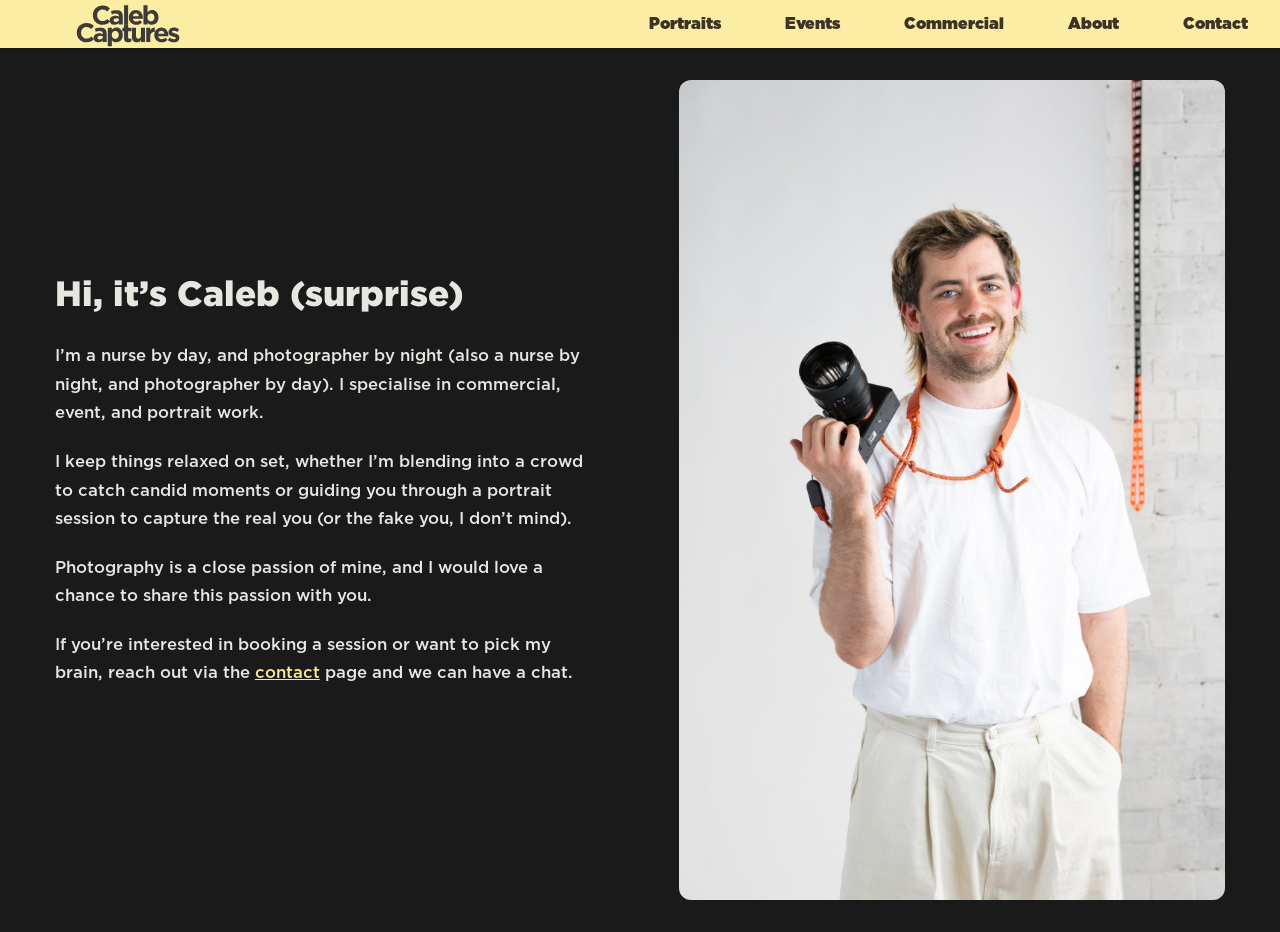
<file: about/index.html>
<!DOCTYPE html>

<html lang="en-AU">

<head>
    <meta charset="UTF-8">
    <meta name="viewport" content="width=device-width, initial-scale=1.0">
    <title>Caleb Captures - Home</title>
    <link rel="icon" type="image/x-icon" href="/images/favicon.svg">

     <!-- Open Graph Meta Tags for Social Media Preview -->
     <meta property="og:title" content="Caleb Captures - About">
     <meta property="og:description" content="Learn more about Caleb, a nurse by day and photographer by night based in Brisbane, Australia.">
     <meta property="og:type" content="website">
     <meta property="og:url" content="https://calebcaptures.au/about/">
      <meta property="og:image" content="https://calebcaptures.au/images/navigation/caleb-captures-logo.svg">
     <meta property="og:image:width" content="1200">
     <meta property="og:image:height" content="630">
     <meta property="og:site_name" content="Caleb Captures">

    <link rel="stylesheet" type="text/css" href="../css/styles.css">
    <link rel="stylesheet" type="text/css" href="../css/about.css">

    <link rel="preload" href="../images/about/caleb.jpg" as="image">
</head>

<body>
    <nav id="navigation-bar" role="navigation">
    <div id="navigation-bar-outer">
        <div id="mobile-navigation-bar">
            <a id="home-button" href="../">
                <img src="../images/navigation/caleb-captures-logo.svg" class="home-image" alt="Home Button">
            </a>

            <button id="mobile-menu-item-button" onclick="toggleNavigationMenu()">
                <img id="menu-button" src="../images/navigation/menu.svg" alt="Menu Button"/>
            </button>
        </div>

        <div id="navigation-bar-content">
            <ul class="navigation-list">
                <li><a href="../portraits/">portraits</a></li>
                <li><a href="../events/">events</a></li>
                <li><a href="../commercial/">commercial</a></li>

                <li><a href="">about</a></li>
                <li><a href="../contact/">contact</a></li>
            </ul>
        </div>
    </div>
</nav>

    <section id="hero">
        <div class="about-text">
            <h2 id="about-heading">Hi, it’s Caleb (surprise)</h2>
            <p>I’m a nurse by day, and photographer by night (also a nurse by night, and photographer by day). I specialise in commercial, event, and portrait work.</p>
            <p>I keep things relaxed on set, whether I’m blending into a crowd to catch candid moments or guiding you through a portrait session to capture the real you (or the fake you, I don’t mind).</p>
            <p>Photography is a close passion of mine, and I would love a chance to share this passion with you.</p>
            <p>If you’re interested in booking a session or want to pick my brain, reach out via the <a href="../contact/">contact</a> page and we can have a chat.</p>
        </div>

        <div class="about-photo">
            <img src="../images/about/caleb.jpg" alt="Caleb, holding his camera">
        </div>
    </section>

    <script src="../navigation.js"></script>
</body>

</html>
</file>
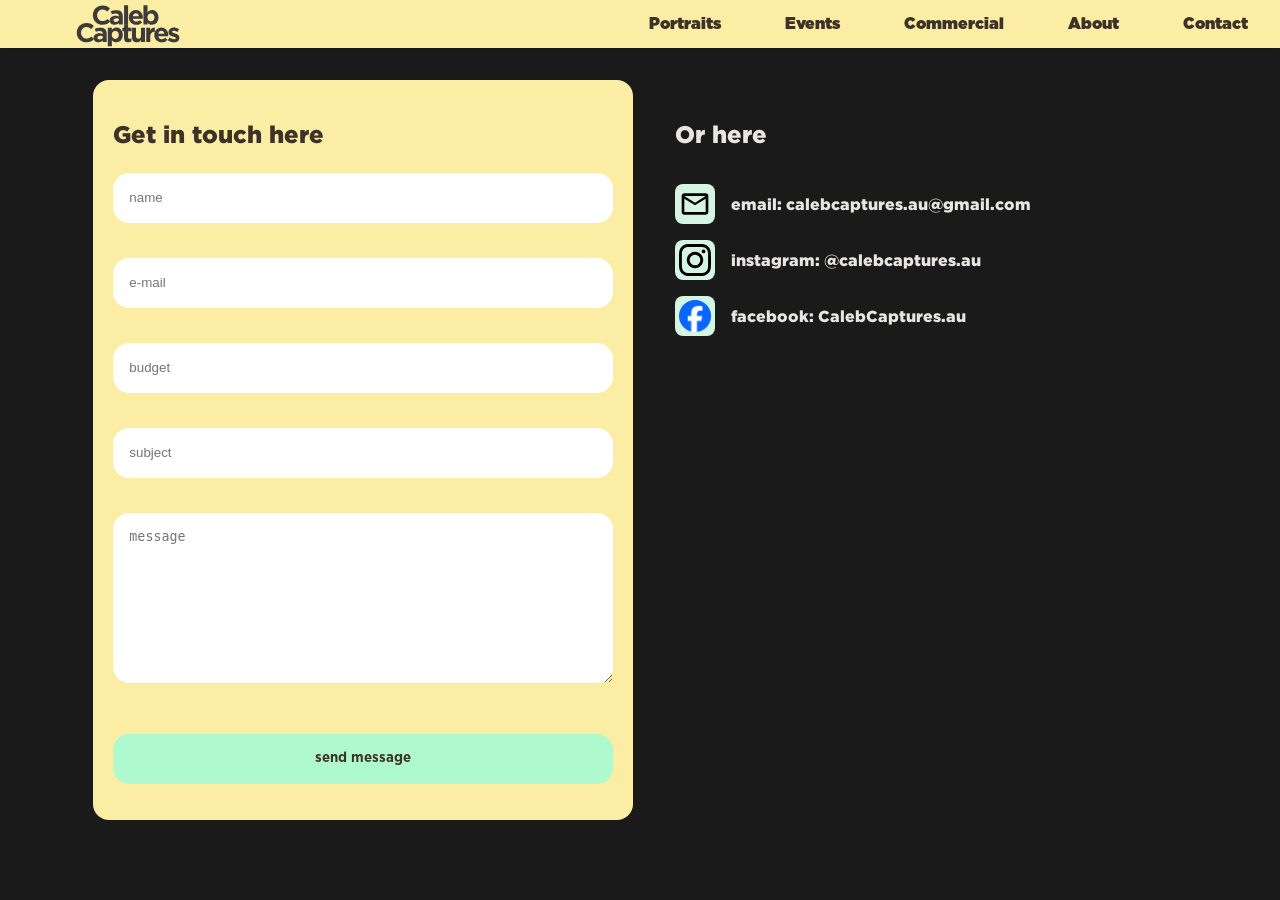
<file: contact/index.html>
<!DOCTYPE html>

<html lang="en-AU">

    <head>
        <meta charset="UTF-8">
        <meta name="viewport" content="width=device-width, initial-scale=1.0">
        <title>Caleb Captures - Contact</title>
        <link rel="icon" type="image/x-icon" href="/images/favicon.svg">

         <!-- Open Graph Meta Tags for Social Media Preview -->
         <meta property="og:title" content="Caleb Captures - Contact">
         <meta property="og:description" content="Get in touch with Caleb for your photography needs in Brisbane, Australia.">
         <meta property="og:type" content="website">
         <meta property="og:url" content="https://calebcaptures.au/contact/">
        <meta property="og:image" content="https://calebcaptures.au/images/navigation/caleb-captures-logo.svg">
         <meta property="og:image:width" content="1200">
         <meta property="og:image:height" content="630">
         <meta property="og:site_name" content="Caleb Captures">

        <link rel="stylesheet" type="text/css" href="../css/styles.css">
        <link rel="stylesheet" type="text/css" href="../css/contact.css">
    </head>

    <body>
               <nav id="navigation-bar" role="navigation">
    <div id="navigation-bar-outer">
        <div id="mobile-navigation-bar">
            <a id="home-button" href="../">
                <img src="../images/navigation/caleb-captures-logo.svg" class="home-image" alt="Home Button">
            </a>

            <button id="mobile-menu-item-button" onclick="toggleNavigationMenu()">
                <img id="menu-button" src="../images/navigation/menu.svg" alt="Menu Button"/>
            </button>
        </div>

        <div id="navigation-bar-content">
            <ul class="navigation-list">
                <li><a href="../portraits/">portraits</a></li>
                <li><a href="../events/">events</a></li>
                <li><a href="../commercial/">commercial</a></li>

                <li><a href="../about/">about</a></li>
                <li><a href="">contact</a></li>
            </ul>
        </div>
    </div>
</nav>

        <section>
            <div class="contact-content">
                <div class="contact-form">
                    <h2 class="text-on-background-primary">Get in touch here</h2>

                    <form id="contact-form">
                        <input type="checkbox" name="botcheck" class="hidden" style="display: none;" tabindex="-1" autocomplete="off">

                        <div id="name-error" class="error-message hide">name is required</div>

                        <label>
                            <input type="text" name="name" placeholder="name"/>
                        </label>

                        <div id="email-error" class="error-message hide">e-mail is required</div>

                        <label>
                            <input type="text" name="email" placeholder="e-mail"/>
                        </label>

                        <label>
                            <input type="text" name="budget" placeholder="budget"/>
                        </label>

                        <div id="subject-error" class="error-message hide">subject is required</div>

                        <label>
                            <input type="text" name="subject" placeholder="subject"/>
                        </label>

                        <div id="message-error" class="error-message hide">message is required</div>

                        <label>
                            <textarea name="message" placeholder="message" rows="6"></textarea>
                        </label>

                        <button id="send-message">send message</button>
                    </form>

                    <h3 id="contact-form-submission-message" class="hide">thanks! message received</h3>

                </div>

                <div class="contact-information-container">
                    <h2>Or here</h2>

                    <div class="contact-information-section">
                        <div class="contact-information-image-container">
                            <img class="contact-information-image" src="../images/contact/mail.svg" alt="Email Icon">
                        </div>

                        <div>
                            <p class="contact-information-label">email: calebcaptures.au@gmail.com</p>
                        </div>
                    </div>

                    <a href="https://www.instagram.com/calebcaptures.au/" target="_blank">
                        <div class="contact-information-section">
                            <div class="contact-information-image-container">
                                <img class="contact-information-image" src="../images/contact/Instagram_Glyph_Black.svg" alt="Instagram Logo Icon">
                            </div>

                            <div>
                                <p class="contact-information-label">instagram: @calebcaptures.au</p>
                            </div>
                    </div>
                    </a>

                    <a href="https://www.facebook.com/CalebCaptures.au/" target="_blank">
                        <div class="contact-information-section">
                            <div class="contact-information-image-container">
                                <img class="contact-information-image" src="../images/contact/Facebook_Logo_Primary.png" alt="Facebook Logo Icon">
                            </div>

                            <div>
                                <p class="contact-information-label">facebook: CalebCaptures.au</p>
                            </div>
                        </div>
                    </a>
                </div>
            </div>
        </section>

        <script src="https://web3forms.com/client/script.js" async defer></script>
        <script src="contact.js"></script>

        <script src="../navigation.js"></script>
    </body>
</html>
</file>
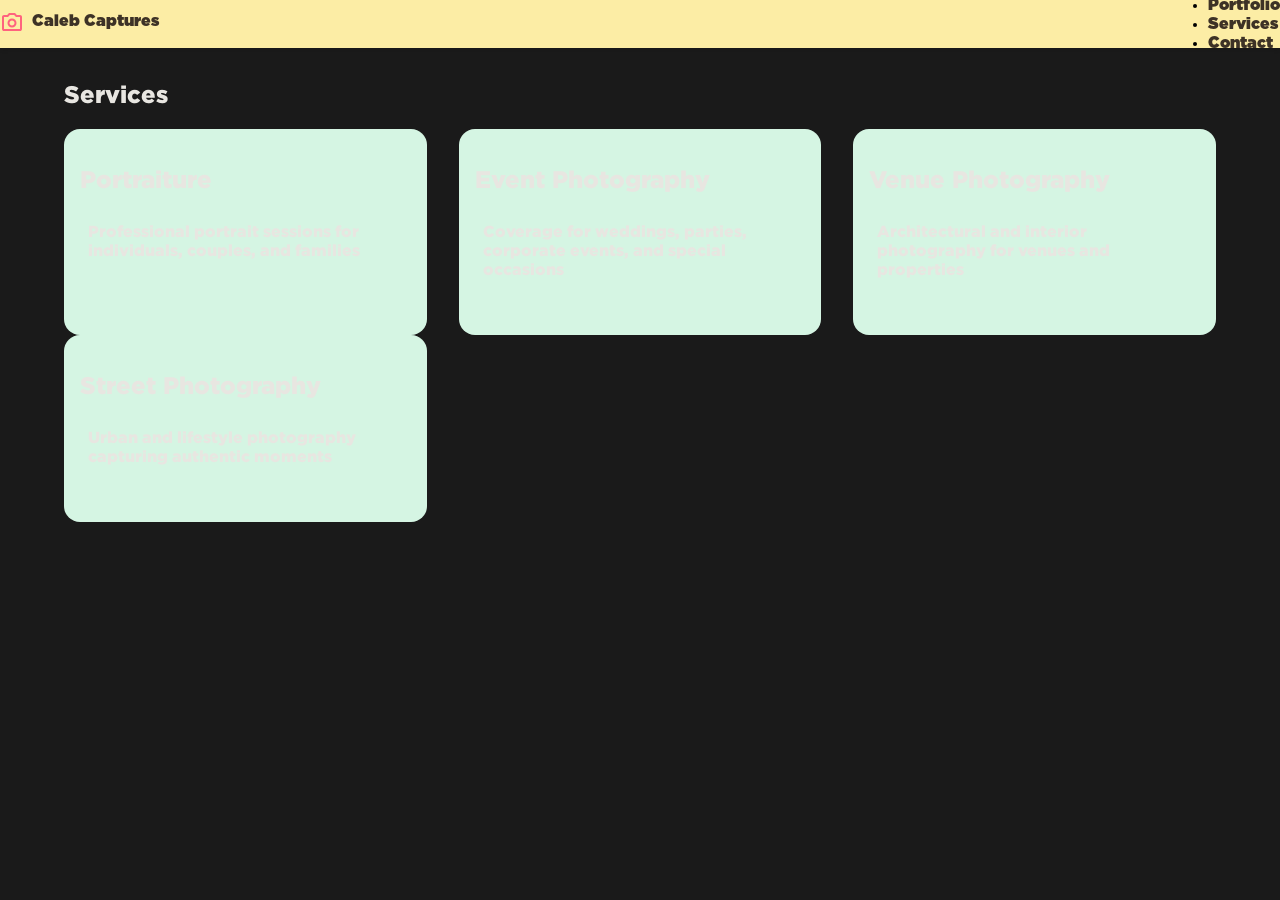
<file: services.html>
<!DOCTYPE html>

<html lang="en-AU">

    <head>
        <meta charset="UTF-8">
        <meta name="viewport" content="width=device-width, initial-scale=1.0">
        <title>Caleb Captures - Services</title>
    </head>

    <body>
        <nav role="navigation">
            <div>
                <a id="home-button" href="index.html">
                    <img src="images/navigation/photo_camera.svg" alt="Home Button">
                    Caleb Captures
                </a>
            </div>

            <div>
                <ul>
                    <li><a href="portfolio/index.html">Portfolio</a></li>
                    <li><a href="services.html">Services</a></li>
                    <li><a href="contact/index.html">Contact</a></li>
                </ul>
            </div>
        </nav>

        <section>
            <h1>Services</h1>

            <div class="services">
                <div class="service">
                    <h2>Portraiture</h2>
                    <p>Professional portrait sessions for individuals, couples, and families</p>
                </div>

                <div class="service">
                    <h2>Event Photography</h2>
                    <p>Coverage for weddings, parties, corporate events, and special occasions</p>
                </div>

                <div class="service">
                    <h2>Venue Photography</h2>
                    <p>Architectural and interior photography for venues and properties</p>
                </div>

                <div class="service">
                    <h2>Street Photography</h2>
                    <p>Urban and lifestyle photography capturing authentic moments</p>
                </div>
            </div>
        </section>
    </body>


    <header>
        <link rel="stylesheet" type="text/css" href="css/styles.css">
        <link rel="stylesheet" type="text/css" href="css/services.css">
    </header>

</html>
</file>
<file: css/styles.css>
:root {
    --background-primary: #1A1A1A;
    --background-navigation: #FCEDA5;

    --text-primary: #E8E6E1;
    --text-secondary: #F8E89B;
    --text-tertiary: #F6FFC1;
    --text-on-background-primary: #3D3226;
    --text-navigation-unselected: #3D3226;
    --text-navigation-selected: #1A5F5F;

    --font-size-1: 0.75rem;
    --font-size-2: 1rem;
    --font-size-3: 1.25rem;
}

@font-face {
    font-family: 'Gotham';
    src: url('/fonts/Gotham-Light.woff2') format('woff2');
    font-weight: 200;
    font-style: normal;
}

@font-face {
    font-family: 'Gotham';
    src: url('/fonts/Gotham-Medium.woff2') format('woff2');
    font-weight: 300;
    font-style: normal;
}

@font-face {
    font-family: 'Gotham';
    src: url('/fonts/Gotham-Regular.woff2') format('woff2');
    font-weight: 400;
    font-style: normal;
}

@font-face {
    font-family: 'Gotham';
    src: url('/fonts/Gotham-Bold.woff2') format('woff2');
    font-weight: 700;
    font-style: normal;
}

@font-face {
    font-family: 'Gotham';
    src: url('/fonts/Gotham-Ultra.woff2') format('woff2');
    font-weight: 900;
    font-style: normal;
}

html {
    width: 100%;
    /*margin: 0 auto;*/

    font-family: 'Gotham', -apple-system, BlinkMacSystemFont, 'Segoe UI', Roboto, 'Helvetica Neue', Arial, sans-serif;
    font-size: 1rem;
}

body {
    width: 100%;

    margin: 0;

    background-color: var(--background-primary);
}

.hide {
    display: none;
}

button {
    font-family: 'Gotham', -apple-system, BlinkMacSystemFont, 'Segoe UI', Roboto, 'Helvetica Neue', Arial, sans-serif;
}

nav[role="navigation"] {
    position: sticky;
    top: 0;
    z-index: 9999;

    width: 100%;
    height: 3rem;

    display: flex;
    justify-content: space-between;
    align-items: center;

    font-weight: 800;

    background-color: var(--background-navigation);
    box-shadow: 0 2px 4px rgba(0,0,0,0.1);
}

#navigation-bar.lightbox-active {
    visibility: hidden;
}

#home-button {
    display: inline-flex;
    align-items: center;

    gap: 0.5rem;
}

#home-button img {
    max-width: fit-content;
}

nav div {
    /*width: 100%;*/
    /*height: 100%;*/

    /*padding: 1rem;*/

    /*display: flex;*/

    /*justify-content: space-between;*/
    /*align-items: center;*/
}

#mobile-menu-item-button {
    position: absolute;
    right: 0;
}

#navigation-bar-outer {
    width: 100%;
    height: 100%;

    padding: 1rem;

    display: flex;

    justify-content: space-between;
    align-items: center;
}

#mobile-menu-item-button {
    background: none;
    border: none;
    padding: 0;
    appearance: none;
}

#navigation-bar-content {
    display: none;
}

#navigation-bar-content.menu-showing {
    display: flex;
    flex-direction: column;
}

.navigation-list {
    width: 100%;
    height: 100%;

    padding-inline-start: 0;

    display: flex;
    justify-content: center;
    align-items: center;

    list-style: none;

    gap: 1.5rem;
}

a {
    text-decoration: none;

    color: var(--text-navigation-unselected);
}

nav div ul li a:target {
    text-decoration: none;

    color: var(--text-navigation-selected);
}

section {
    width: 90%;

    margin: 2rem auto;
}

h1, h2, h3, p {
    color: var(--text-primary);

    font-weight: 400;
}

.text-on-background-primary {
   color: var(--text-on-background-primary);
}

.navigation-selected {
    color: var(--text-navigation-selected);
}

#home-button {
    height: 100%;
}

.home-image {
    width: 10rem;
    height: 100%;
}

.hide {
    display: none;
}

/*@media screen and (min-width: 860px) {*/
@media screen and (min-width: 1180px) {
    /* Hide mobile menu button */
    #mobile-menu-item-button {
        display: none;
    }

    /* Main container */
    #navigation-bar-outer {
        display: flex;
        justify-content: space-between;
        align-items: center;
        gap: 2rem;
        max-width: 1400px;
        margin: 0 auto;
        position: relative;
        padding-left: 3rem;
    }

    /* Logo sits on the far left, in normal flow */
    #mobile-navigation-bar {
        display: flex;
        align-items: center;
    }

    /* Navigation content - takes remaining space, links pushed right */
    #navigation-bar-content {
        display: flex !important;
        position: static;
        background: none;
        width: auto;
        padding: 0;
    }

    /* Navigation list - right-aligned */
    .navigation-list {
        width: auto;
        display: flex;
        justify-content: flex-end;
        align-items: center;
        gap: 2rem;
        padding: 0;
    }

    /* Make sure logo image doesn't get too small */
    .home-image {
        height: 100%;
        min-width: 150px;
    }

    /* Link hover styling */
    .navigation-list li a {
        transition: color 0.3s ease;
        padding: 0.5rem 1rem;
        display: block;
    }

    .navigation-list li a:hover {
        color: var(--text-navigation-selected);
    }
}

/*@media screen and (max-width: 859px) {*/
@media screen and (max-width: 1179px) {
    section {
        width: 95%;
        margin: 1rem auto;
    }

    .navigation-list {
        font-size: 0.815em;
    }
    #mobile-navigation-bar {
        width: 100%;
        height: 100%;

        padding: 1rem;

        position: relative;
        text-align: center;
    }
    nav[role="navigation"] {
        /*flex-wrap: wrap;*/
        /*justify-content: center;*/
        /*padding: 1rem;*/
        /*gap: 0.5rem;*/
    }

    .home-image {
        height: 150%;
    }

    #navigation-bar-content {
        position: absolute;
        top: 95%;
        background: var(--background-navigation);
        padding: 0;
        width: 100%;
        left: 0;
    }
}
/* Capitalise nav links (tagline is a separate element and is unaffected) */
.navigation-list li a {
    text-transform: capitalize;
}
</file>
<file: css/about.css>
#hero {
    display: flex;
    justify-content: center;
    align-items: center;
    gap: 5rem;
    width: 100%;
    min-height: calc(100vh - 3rem);
    margin: 0;
    padding: 2rem 3rem;
    background-color: var(--background-primary);
    box-sizing: border-box;
}

.about-text {
    flex: 0 1 34rem;
    padding: 0;
}

#about-heading {
    color: var(--text-primary);
    font-size: 2.2rem;
    font-weight: 500;
    line-height: 1.2;
    margin: 0 0 1.75rem;
}

.about-text p {
    color: var(--text-primary);
    font-size: 1.05rem;
    font-weight: 300;
    line-height: 1.7;
    margin: 0 0 1.25rem;
}

.about-text p > a {
    color: var(--text-secondary);
    text-decoration: underline;
}

.about-photo {
    flex: 0 0 auto;
    display: flex;
    justify-content: center;
    align-items: center;
}

.about-photo img {
    display: block;
    height: clamp(560px, calc(100vh - 5rem), 1300px);
    width: auto;
    max-width: 100%;
    object-fit: cover;
    border-radius: 0.75rem;
}

@media screen and (max-width: 900px) {
    #hero {
        flex-direction: column;
        justify-content: flex-start;
        gap: 1.5rem;
        min-height: unset;
        padding: 1.5rem 1.5rem 2.5rem;
    }

    /* Photo first on mobile, text below */
    .about-photo {
        order: -1;
    }

    .about-photo img {
        height: auto;
        width: min(100%, 360px);
    }

    .about-text {
        flex: unset;
        width: 100%;
        text-align: center;
    }

    #about-heading {
        font-size: 1.5rem;
    }

    .about-text p {
        font-size: 1rem;
    }
}
</file>
<file: css/contact.css>
.contact-content {
    display: flex;
    justify-content: space-evenly;
    flex-wrap: wrap;
}

.contact-form {
    max-width: 500px;
    max-height: 700px;
    width: 100%;
    height: 700px;
    padding: 20px;

    display: flex;
    flex-direction: column;
    justify-content: center;

    background-color: var(--background-navigation);

    border-radius: 1rem;
}

.contact-form form {
    display: flex;
    flex-direction: column;
    flex: 1;
    justify-content: space-between;
}

.contact-form label {
    margin-top: 0.25rem;
    margin-bottom: 0.5rem;
}

.contact-form form label input {
    height: 50px;
    width: 100%;
    padding: 0 1rem;
    border: none;
    border-radius: 1rem;
    box-sizing: border-box;
}

.contact-form form label textarea {
    height: 170px;
    width: 100%;
    padding: 1rem;

    border: none;

    border-radius: 1rem;
    box-sizing: border-box;
}

.contact-form form button {
    height: 50px;

    font-weight: 700;

    border: none;
    background-color: #AFF9CF;
    color: #3D3226;
    border-radius: 1rem;
}

.contact-information-container {
    width: 500px;
    height: 200px;
    padding: 12px;

    display: flex;
    flex-direction: column;
    justify-content: center;
}

.contact-information-image {
    width: 2rem;
    height: 2rem;
}

.contact-information-section {
    display: flex;
    margin: 1rem 0 0 0;
    align-items: center;
    gap: 1rem;
}

.contact-information-label {
   margin: 0;
}

.contact-information-image-container {
    display: flex;
    padding: 0.25rem;

    background-color: #D5F5E3;

    border-radius: 0.5rem;
}

#send-message {
    cursor: pointer;
    margin-top: 1rem;
    margin-bottom: 1rem;
}

#contact-form-submission-message {
    text-align: center;
    color: #3D3226;
}

.error-message {
    /*margin: 0.5rem;*/
    font-weight: 300;
    color: #C44536;
}

@media screen and (max-width: 1159px) {
    section {
        width: 95%;
        margin: auto;
    }

    .contact-content {
        margin-top: 1rem;
    }
}
/* Side by side: line "Or here" up with "Get in touch here" */
@media screen and (min-width: 1200px) {
    .contact-information-container {
        margin-top: 26px;
    }
}
</file>
<file: css/services.css>
p {
    margin: 0.5rem;
}

p a {
    color: var(--text-navigation-selected);
}

.services {
    width: 100%;
    margin: 0 auto;
    display: grid;
    grid-template-columns: repeat(auto-fit, minmax(300px, 1fr));
    align-items: stretch;

    flex: 1;
    gap: 2rem;
}

.service {
    display: flex;
    flex-direction: column;
    height: 100%;
    background-color: #D5F5E3;
    padding: 1rem;

    border-radius: 1rem;
}

.text-on-background-primary {
    font-weight: 300;
}

h2.text-on-background-primary {
    font-weight: 400;
    text-align: center;
}

.center {
    text-align: center;
}

@media screen and (max-width: 1180px) {
    section {
        margin-top: 1rem;
    }

    .services {
        grid-template-columns: repeat(auto-fill, minmax(300px, 1fr));
        gap: 4rem;
    }
}
</file>
